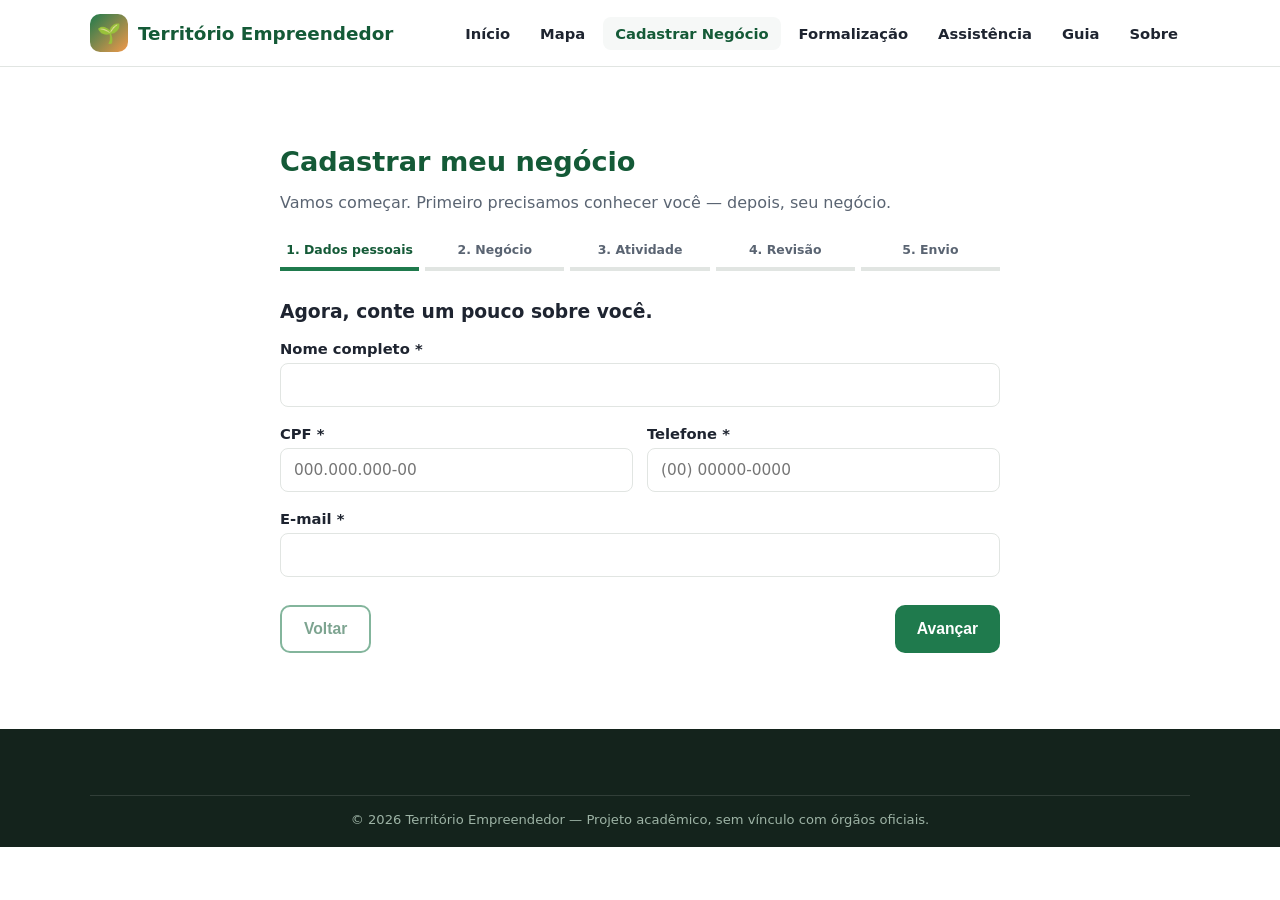
<file: cadastro.html>
<!DOCTYPE html>
<html lang="pt-BR">
<head>
<meta charset="UTF-8">
<meta name="viewport" content="width=device-width, initial-scale=1.0">
<title>Cadastrar meu negócio — Território Empreendedor</title>
<link rel="stylesheet" href="css/style.css">
</head>
<body>

<header class="topbar">
  <div class="topbar-inner">
    <a href="index.html" class="logo"><span class="logo-icone">🌱</span> Território Empreendedor</a>
    <button class="menu-toggle" aria-label="Abrir menu">☰</button>
    <nav>
      <ul class="nav-menu">
        <li><a href="index.html">Início</a></li>
        <li><a href="mapa.html">Mapa</a></li>
        <li><a href="cadastro.html" class="ativo">Cadastrar Negócio</a></li>
        <li><a href="formalizacao.html">Formalização</a></li>
        <li><a href="assistencia.html">Assistência</a></li>
        <li><a href="guia.html">Guia</a></li>
        <li><a href="sobre.html">Sobre</a></li>
      </ul>
    </nav>
  </div>
</header>

<section>
  <div class="container" style="max-width:760px;">
    <h1 class="titulo-secao">Cadastrar meu negócio</h1>
    <p class="subtitulo-secao">Vamos começar. Primeiro precisamos conhecer você — depois, seu negócio.</p>

    <div id="alerta-envio"></div>

    <!-- ---------- Indicador de progresso ---------- -->
    <div class="etapas-progresso" id="etapas-progresso">
      <div class="etapa-bolha ativa" data-etapa="1">1. Dados pessoais</div>
      <div class="etapa-bolha" data-etapa="2">2. Negócio</div>
      <div class="etapa-bolha" data-etapa="3">3. Atividade</div>
      <div class="etapa-bolha" data-etapa="4">4. Revisão</div>
      <div class="etapa-bolha" data-etapa="5">5. Envio</div>
    </div>

    <form id="form-cadastro" novalidate>

      <!-- ETAPA 1 — Dados pessoais -->
      <div class="etapa-painel ativa" data-etapa="1">
        <h3>Agora, conte um pouco sobre você.</h3>
        <div class="form-grupo">
          <label for="nome_empreendedor">Nome completo *</label>
          <input type="text" id="nome_empreendedor" name="nome_empreendedor" required minlength="3">
          <div class="mensagem-erro">Informe seu nome completo.</div>
        </div>
        <div class="form-linha">
          <div class="form-grupo">
            <label for="cpf">CPF *</label>
            <input type="text" id="cpf" name="cpf" placeholder="000.000.000-00" required>
            <div class="mensagem-erro">Informe um CPF no formato 000.000.000-00.</div>
          </div>
          <div class="form-grupo">
            <label for="telefone_pessoal">Telefone *</label>
            <input type="tel" id="telefone_pessoal" name="telefone_pessoal" placeholder="(00) 00000-0000" required>
            <div class="mensagem-erro">Informe um telefone válido.</div>
          </div>
        </div>
        <div class="form-grupo">
          <label for="email_pessoal">E-mail *</label>
          <input type="email" id="email_pessoal" name="email_pessoal" required>
          <div class="mensagem-erro">Informe um e-mail válido.</div>
        </div>
      </div>

      <!-- ETAPA 2 — Dados do negócio -->
      <div class="etapa-painel" data-etapa="2">
        <h3>Agora conte um pouco sobre seu negócio.</h3>
        <div class="form-grupo">
          <label for="nome_negocio">Nome do negócio *</label>
          <input type="text" id="nome_negocio" name="nome_negocio" required minlength="2">
          <div class="mensagem-erro">Informe o nome do negócio.</div>
        </div>
        <div class="form-grupo">
          <label for="categoria">Categoria *</label>
          <select id="categoria" name="categoria" required>
            <option value="">Selecione...</option>
            <option>Alimentação</option><option>Beleza</option><option>Vestuário</option>
            <option>Serviços</option><option>Artesanato</option><option>Tecnologia</option>
            <option>Educação</option><option>Construção</option><option>Outros</option>
          </select>
          <div class="mensagem-erro">Selecione uma categoria.</div>
        </div>
        <div class="form-grupo">
          <label for="descricao">Descrição do negócio</label>
          <textarea id="descricao" name="descricao" rows="3" placeholder="Conte o que você vende ou oferece..."></textarea>
        </div>

        <div class="form-linha">
          <div class="form-grupo">
            <label for="endereco">Endereço *</label>
            <input type="text" id="endereco" name="endereco" required>
            <div class="mensagem-erro">Informe o endereço.</div>
          </div>
          <div class="form-grupo">
            <label for="numero">Número</label>
            <input type="text" id="numero" name="numero">
          </div>
        </div>
        <div class="form-linha">
          <div class="form-grupo">
            <label for="bairro">Bairro *</label>
            <input type="text" id="bairro" name="bairro" required>
            <div class="mensagem-erro">Informe o bairro.</div>
          </div>
          <div class="form-grupo">
            <label for="cidade">Cidade *</label>
            <input type="text" id="cidade" name="cidade" required>
            <div class="mensagem-erro">Informe a cidade.</div>
          </div>
        </div>
        <div class="form-linha">
          <div class="form-grupo">
            <label for="estado">Estado (UF) *</label>
            <input type="text" id="estado" name="estado" maxlength="2" placeholder="Ex: SP" required>
            <div class="mensagem-erro">Informe a UF (2 letras).</div>
          </div>
          <div class="form-grupo">
            <label for="cep">CEP</label>
            <input type="text" id="cep" name="cep" placeholder="00000-000">
          </div>
        </div>
        <div class="form-linha">
          <div class="form-grupo">
            <label for="telefone_negocio">Telefone comercial <span class="opcional">(opcional)</span></label>
            <input type="tel" id="telefone_negocio" name="telefone_negocio">
          </div>
          <div class="form-grupo">
            <label for="email_negocio">E-mail comercial <span class="opcional">(opcional)</span></label>
            <input type="email" id="email_negocio" name="email_negocio">
          </div>
        </div>
        <div class="form-grupo">
          <label for="redes_sociais">Redes sociais <span class="opcional">(opcional)</span></label>
          <input type="text" id="redes_sociais" name="redes_sociais" placeholder="@seunegocio">
        </div>
      </div>

      <!-- ETAPA 3 — Atividade econômica -->
      <div class="etapa-painel" data-etapa="3">
        <h3>Fale sobre a atividade econômica do seu negócio.</h3>
        <div class="form-grupo">
          <label for="atividade_principal">Atividade principal *</label>
          <input type="text" id="atividade_principal" name="atividade_principal" required placeholder="Ex: Venda de alimentos preparados">
          <div class="mensagem-erro">Informe a atividade principal.</div>
        </div>
        <div class="form-grupo">
          <label for="atividade_descricao">Descrição da atividade</label>
          <textarea id="atividade_descricao" name="atividade_descricao" rows="3" placeholder="Descreva com mais detalhes o que é feito no dia a dia."></textarea>
        </div>
        <div class="form-grupo">
          <label for="funcionamento">Funcionamento do negócio</label>
          <input type="text" id="funcionamento" name="funcionamento" placeholder="Ex: Segunda a sábado, das 9h às 18h">
        </div>
      </div>

      <!-- ETAPA 4 — Revisão -->
      <div class="etapa-painel" data-etapa="4">
        <h3>Confira suas informações antes de enviar.</h3>
        <div id="area-revisao"></div>
      </div>

      <!-- ETAPA 5 — Envio -->
      <div class="etapa-painel" data-etapa="5">
        <div id="area-envio" class="text-centro">
          <p>Tudo pronto! Clique abaixo para concluir seu cadastro e iniciar o processo de formalização.</p>
        </div>
      </div>

      <div class="acoes-form">
        <button type="button" class="btn btn-outline" id="btn-voltar" disabled>Voltar</button>
        <button type="button" class="btn btn-primario" id="btn-avancar">Avançar</button>
        <button type="submit" class="btn btn-primario oculto" id="btn-enviar">Cadastro enviado com sucesso ✓</button>
      </div>
    </form>
  </div>
</section>

<footer>
  <div class="container">
    <div class="rodape-baixo">© 2026 Território Empreendedor — Projeto acadêmico, sem vínculo com órgãos oficiais.</div>
  </div>
</footer>

<script src="js/main.js"></script>
<script src="js/api.js"></script>
<script src="js/cadastro.js"></script>
</body>
</html>
</file>
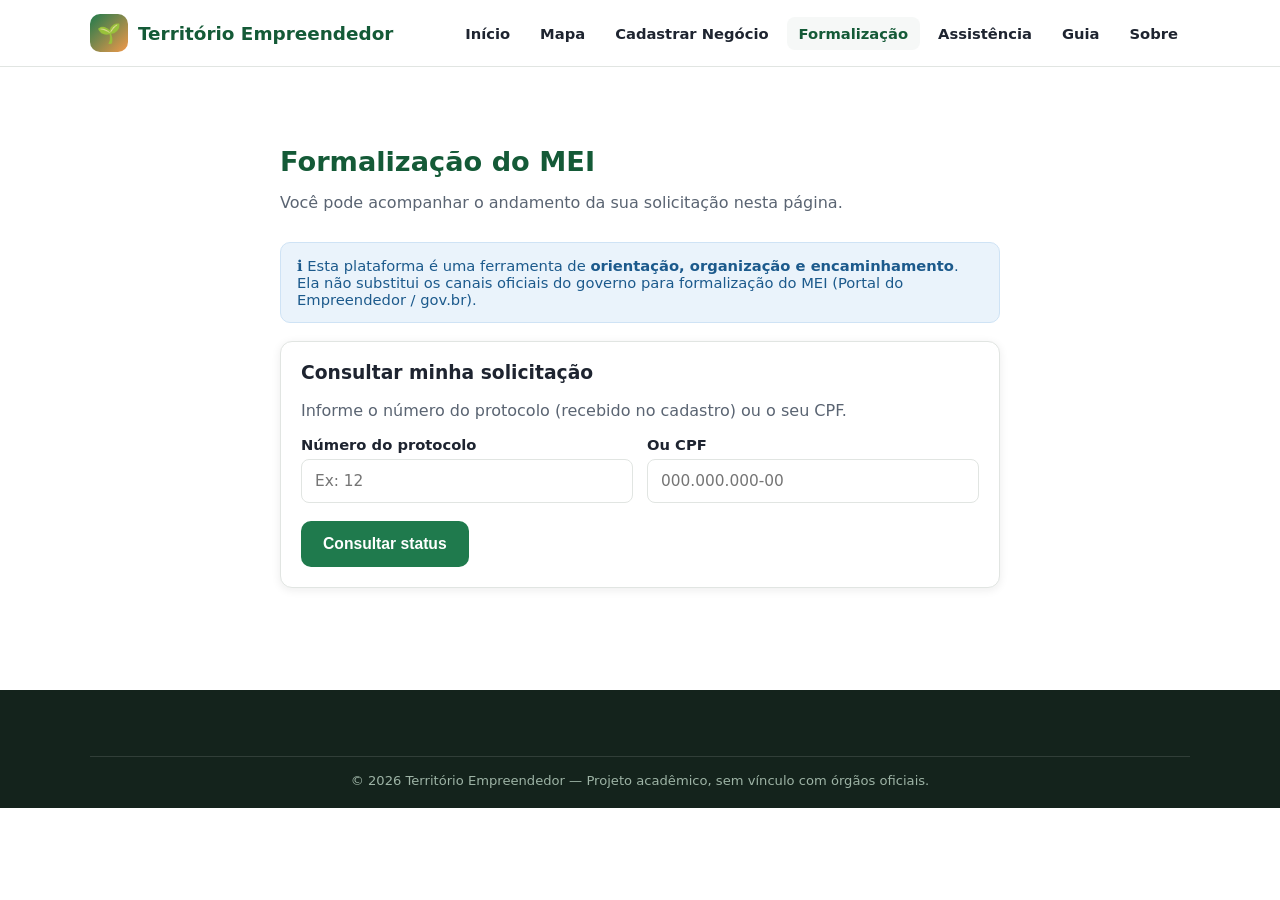
<file: formalizacao.html>
<!DOCTYPE html>
<html lang="pt-BR">
<head>
<meta charset="UTF-8">
<meta name="viewport" content="width=device-width, initial-scale=1.0">
<title>Formalização do MEI — Território Empreendedor</title>
<link rel="stylesheet" href="css/style.css">
</head>
<body>

<header class="topbar">
  <div class="topbar-inner">
    <a href="index.html" class="logo"><span class="logo-icone">🌱</span> Território Empreendedor</a>
    <button class="menu-toggle" aria-label="Abrir menu">☰</button>
    <nav>
      <ul class="nav-menu">
        <li><a href="index.html">Início</a></li>
        <li><a href="mapa.html">Mapa</a></li>
        <li><a href="cadastro.html">Cadastrar Negócio</a></li>
        <li><a href="formalizacao.html" class="ativo">Formalização</a></li>
        <li><a href="assistencia.html">Assistência</a></li>
        <li><a href="guia.html">Guia</a></li>
        <li><a href="sobre.html">Sobre</a></li>
      </ul>
    </nav>
  </div>
</header>

<section>
  <div class="container" style="max-width:760px;">
    <h1 class="titulo-secao">Formalização do MEI</h1>
    <p class="subtitulo-secao">Você pode acompanhar o andamento da sua solicitação nesta página.</p>

    <div class="alerta alerta-info">
      ℹ️ Esta plataforma é uma ferramenta de <strong>orientação, organização e encaminhamento</strong>.
      Ela não substitui os canais oficiais do governo para formalização do MEI (Portal do Empreendedor / gov.br).
    </div>

    <!-- ---------- Consulta ---------- -->
    <div class="card">
      <h3 class="mt-0">Consultar minha solicitação</h3>
      <p class="texto-suave">Informe o número do protocolo (recebido no cadastro) ou o seu CPF.</p>
      <div class="form-linha">
        <div class="form-grupo">
          <label for="campo-protocolo">Número do protocolo</label>
          <input type="text" id="campo-protocolo" placeholder="Ex: 12">
        </div>
        <div class="form-grupo">
          <label for="campo-cpf">Ou CPF</label>
          <input type="text" id="campo-cpf" placeholder="000.000.000-00">
        </div>
      </div>
      <button class="btn btn-primario" id="btn-consultar">Consultar status</button>
    </div>

    <div id="resultado-consulta" style="margin-top:26px;"></div>
  </div>
</section>

<footer>
  <div class="container">
    <div class="rodape-baixo">© 2026 Território Empreendedor — Projeto acadêmico, sem vínculo com órgãos oficiais.</div>
  </div>
</footer>

<script src="js/main.js"></script>
<script src="js/api.js"></script>
<script src="js/formalizacao.js"></script>
</body>
</html>
</file>
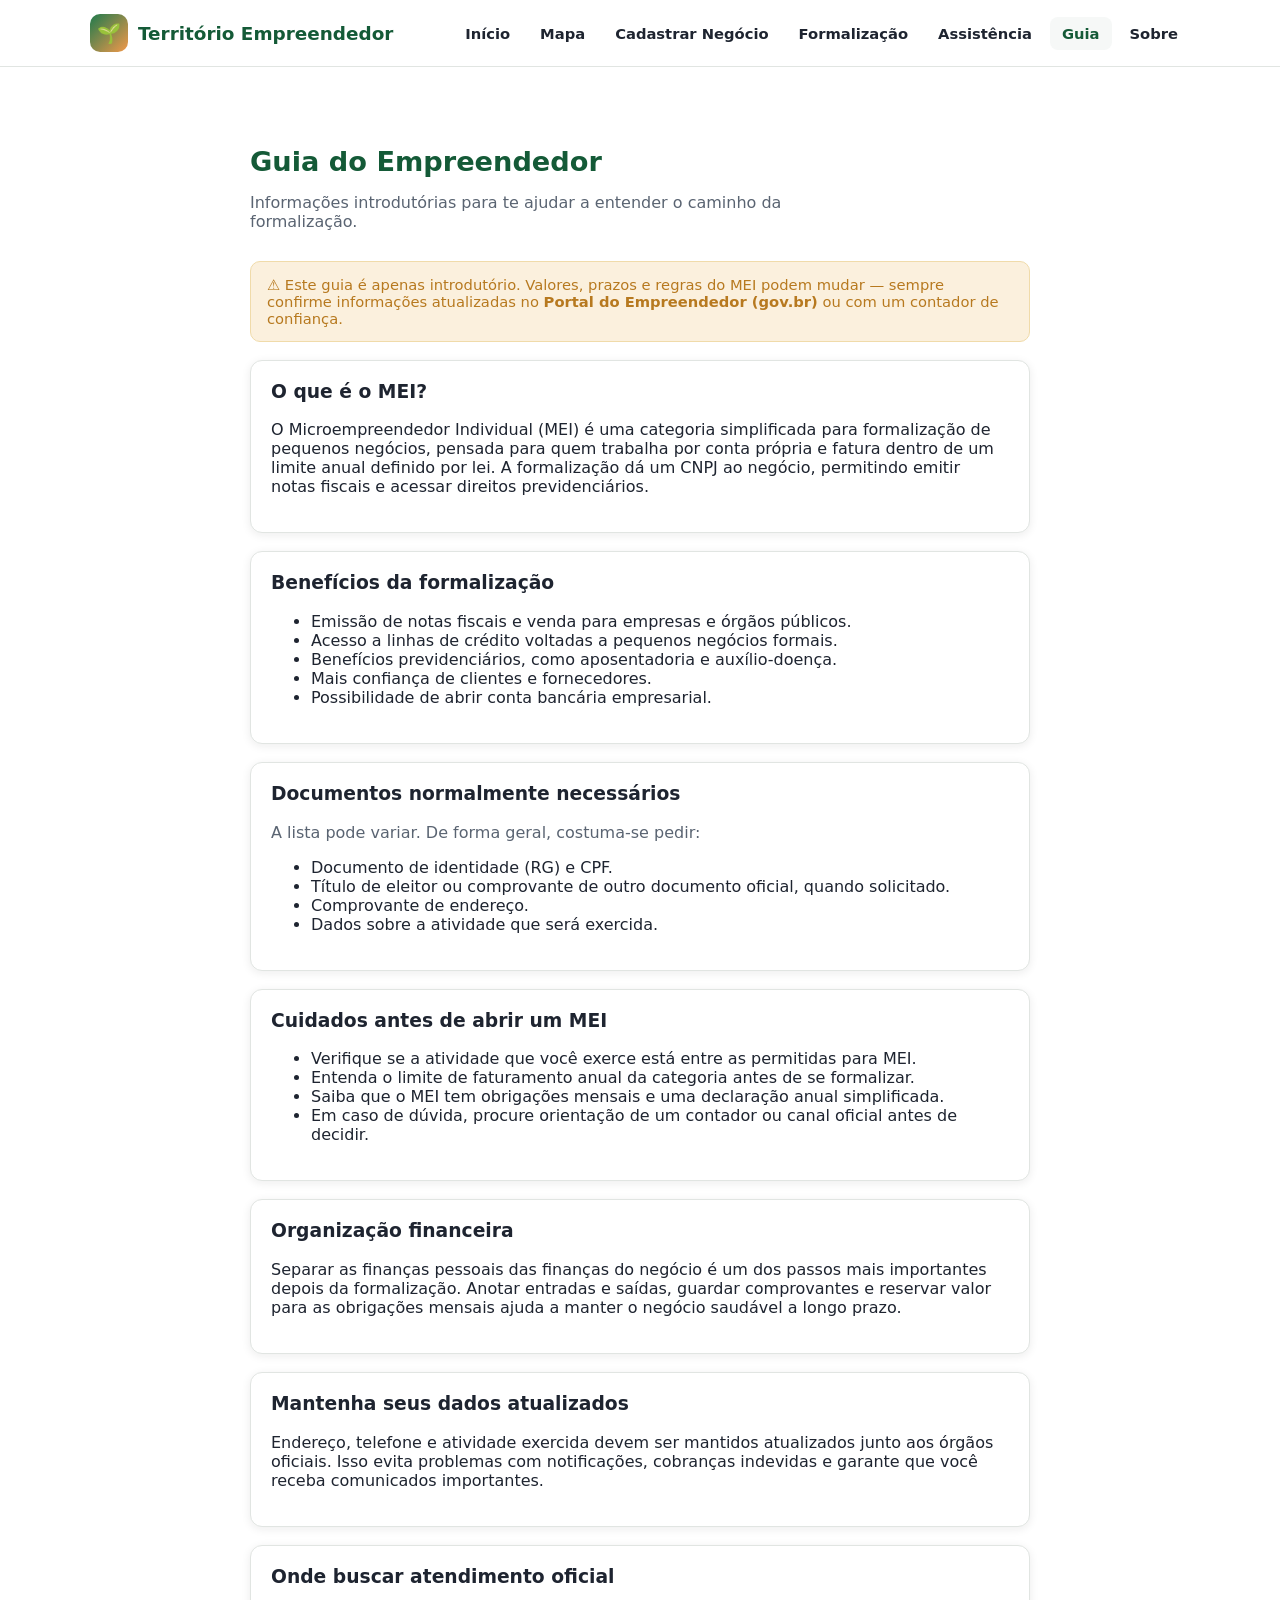
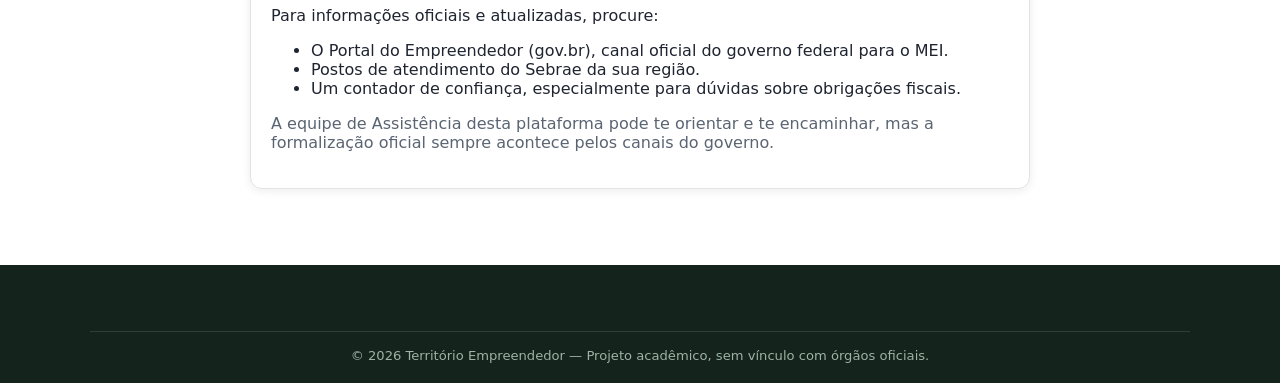
<file: guia.html>
<!DOCTYPE html>
<html lang="pt-BR">
<head>
<meta charset="UTF-8">
<meta name="viewport" content="width=device-width, initial-scale=1.0">
<title>Guia do Empreendedor — Território Empreendedor</title>
<link rel="stylesheet" href="css/style.css">
</head>
<body>

<header class="topbar">
  <div class="topbar-inner">
    <a href="index.html" class="logo"><span class="logo-icone">🌱</span> Território Empreendedor</a>
    <button class="menu-toggle" aria-label="Abrir menu">☰</button>
    <nav>
      <ul class="nav-menu">
        <li><a href="index.html">Início</a></li>
        <li><a href="mapa.html">Mapa</a></li>
        <li><a href="cadastro.html">Cadastrar Negócio</a></li>
        <li><a href="formalizacao.html">Formalização</a></li>
        <li><a href="assistencia.html">Assistência</a></li>
        <li><a href="guia.html" class="ativo">Guia</a></li>
        <li><a href="sobre.html">Sobre</a></li>
      </ul>
    </nav>
  </div>
</header>

<section>
  <div class="container" style="max-width:820px;">
    <h1 class="titulo-secao">Guia do Empreendedor</h1>
    <p class="subtitulo-secao">Informações introdutórias para te ajudar a entender o caminho da formalização.</p>

    <div class="alerta alerta-aviso">
      ⚠️ Este guia é apenas introdutório. Valores, prazos e regras do MEI podem mudar —
      sempre confirme informações atualizadas no <strong>Portal do Empreendedor (gov.br)</strong>
      ou com um contador de confiança.
    </div>

    <div class="card" style="margin-bottom:18px;">
      <h3 class="mt-0">O que é o MEI?</h3>
      <p>O Microempreendedor Individual (MEI) é uma categoria simplificada para formalização de pequenos negócios,
      pensada para quem trabalha por conta própria e fatura dentro de um limite anual definido por lei.
      A formalização dá um CNPJ ao negócio, permitindo emitir notas fiscais e acessar direitos previdenciários.</p>
    </div>

    <div class="card" style="margin-bottom:18px;">
      <h3 class="mt-0">Benefícios da formalização</h3>
      <ul>
        <li>Emissão de notas fiscais e venda para empresas e órgãos públicos.</li>
        <li>Acesso a linhas de crédito voltadas a pequenos negócios formais.</li>
        <li>Benefícios previdenciários, como aposentadoria e auxílio-doença.</li>
        <li>Mais confiança de clientes e fornecedores.</li>
        <li>Possibilidade de abrir conta bancária empresarial.</li>
      </ul>
    </div>

    <div class="card" style="margin-bottom:18px;">
      <h3 class="mt-0">Documentos normalmente necessários</h3>
      <p class="texto-suave">A lista pode variar. De forma geral, costuma-se pedir:</p>
      <ul>
        <li>Documento de identidade (RG) e CPF.</li>
        <li>Título de eleitor ou comprovante de outro documento oficial, quando solicitado.</li>
        <li>Comprovante de endereço.</li>
        <li>Dados sobre a atividade que será exercida.</li>
      </ul>
    </div>

    <div class="card" style="margin-bottom:18px;">
      <h3 class="mt-0">Cuidados antes de abrir um MEI</h3>
      <ul>
        <li>Verifique se a atividade que você exerce está entre as permitidas para MEI.</li>
        <li>Entenda o limite de faturamento anual da categoria antes de se formalizar.</li>
        <li>Saiba que o MEI tem obrigações mensais e uma declaração anual simplificada.</li>
        <li>Em caso de dúvida, procure orientação de um contador ou canal oficial antes de decidir.</li>
      </ul>
    </div>

    <div class="card" style="margin-bottom:18px;">
      <h3 class="mt-0">Organização financeira</h3>
      <p>Separar as finanças pessoais das finanças do negócio é um dos passos mais importantes depois da
      formalização. Anotar entradas e saídas, guardar comprovantes e reservar valor para as obrigações mensais
      ajuda a manter o negócio saudável a longo prazo.</p>
    </div>

    <div class="card" style="margin-bottom:18px;">
      <h3 class="mt-0">Mantenha seus dados atualizados</h3>
      <p>Endereço, telefone e atividade exercida devem ser mantidos atualizados junto aos órgãos oficiais.
      Isso evita problemas com notificações, cobranças indevidas e garante que você receba comunicados importantes.</p>
    </div>

    <div class="card">
      <h3 class="mt-0">Onde buscar atendimento oficial</h3>
      <p>Para informações oficiais e atualizadas, procure:</p>
      <ul>
        <li>O Portal do Empreendedor (gov.br), canal oficial do governo federal para o MEI.</li>
        <li>Postos de atendimento do Sebrae da sua região.</li>
        <li>Um contador de confiança, especialmente para dúvidas sobre obrigações fiscais.</li>
      </ul>
      <p class="texto-suave">A equipe de Assistência desta plataforma pode te orientar e te encaminhar,
      mas a formalização oficial sempre acontece pelos canais do governo.</p>
    </div>
  </div>
</section>

<footer>
  <div class="container">
    <div class="rodape-baixo">© 2026 Território Empreendedor — Projeto acadêmico, sem vínculo com órgãos oficiais.</div>
  </div>
</footer>

<script src="js/main.js"></script>
</body>
</html>
</file>
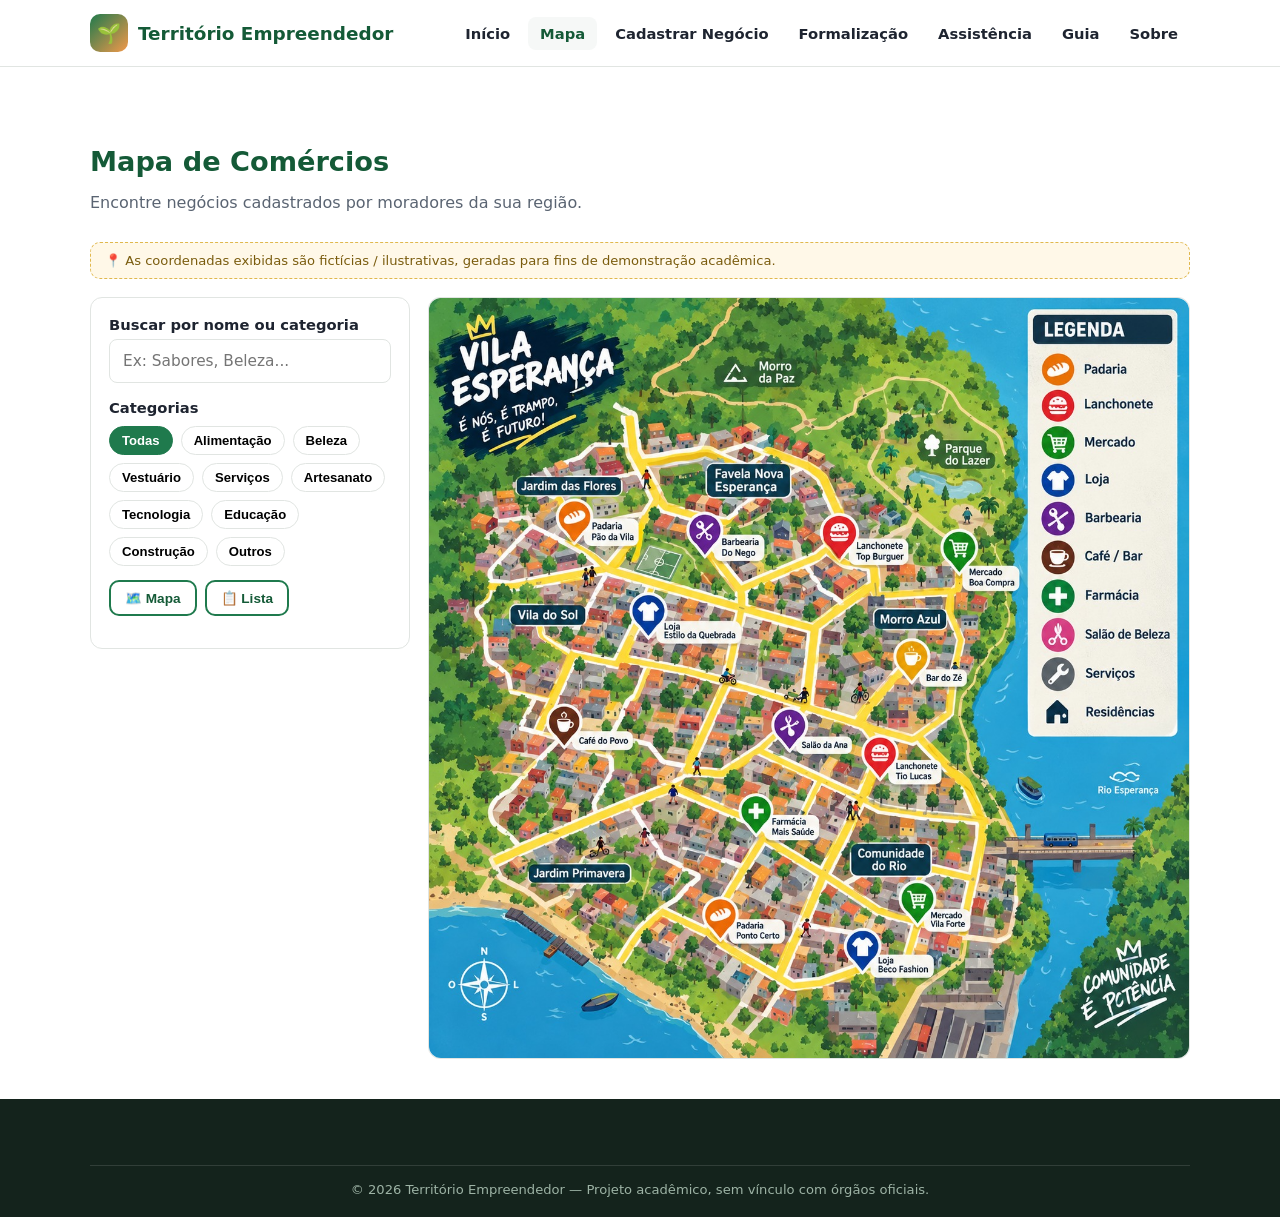
<file: mapa.html>
<!DOCTYPE html>
<html lang="pt-BR">
<head>
<meta charset="UTF-8">
<meta name="viewport" content="width=device-width, initial-scale=1.0">
<title>Mapa de Comércios — Território Empreendedor</title>
<link rel="stylesheet" href="css/style.css">
</head>
<body>

<header class="topbar">
  <div class="topbar-inner">
    <a href="index.html" class="logo"><span class="logo-icone">🌱</span> Território Empreendedor</a>
    <button class="menu-toggle" aria-label="Abrir menu">☰</button>
    <nav>
      <ul class="nav-menu">
        <li><a href="index.html">Início</a></li>
        <li><a href="mapa.html" class="ativo">Mapa</a></li>
        <li><a href="cadastro.html">Cadastrar Negócio</a></li>
        <li><a href="formalizacao.html">Formalização</a></li>
        <li><a href="assistencia.html">Assistência</a></li>
        <li><a href="guia.html">Guia</a></li>
        <li><a href="sobre.html">Sobre</a></li>
      </ul>
    </nav>
  </div>
</header>

<section style="padding-bottom:20px;">
  <div class="container">
    <h1 class="titulo-secao">Mapa de Comércios</h1>
    <p class="subtitulo-secao">Encontre negócios cadastrados por moradores da sua região.</p>
    <div class="aviso-demo">📍 As coordenadas exibidas são fictícias / ilustrativas, geradas para fins de demonstração acadêmica.</div>

    <div class="mapa-layout">
      <!-- ---------- Filtros ---------- -->
      <aside class="filtros-mapa">
        <label for="campo-busca">Buscar por nome ou categoria</label>
        <input type="text" id="campo-busca" placeholder="Ex: Sabores, Beleza...">

        <div style="margin-top:16px;">
          <label>Categorias</label>
          <div class="filtros-categoria" id="filtros-categoria">
            <button class="chip-categoria ativo" data-categoria="">Todas</button>
            <button class="chip-categoria" data-categoria="Alimentação">Alimentação</button>
            <button class="chip-categoria" data-categoria="Beleza">Beleza</button>
            <button class="chip-categoria" data-categoria="Vestuário">Vestuário</button>
            <button class="chip-categoria" data-categoria="Serviços">Serviços</button>
            <button class="chip-categoria" data-categoria="Artesanato">Artesanato</button>
            <button class="chip-categoria" data-categoria="Tecnologia">Tecnologia</button>
            <button class="chip-categoria" data-categoria="Educação">Educação</button>
            <button class="chip-categoria" data-categoria="Construção">Construção</button>
            <button class="chip-categoria" data-categoria="Outros">Outros</button>
          </div>
        </div>

        <div class="toggle-vista">
          <button class="btn btn-outline btn-pequeno" id="btn-vista-mapa">🗺️ Mapa</button>
          <button class="btn btn-outline btn-pequeno" id="btn-vista-lista">📋 Lista</button>
        </div>

        <p class="texto-suave" id="contador-resultados" style="font-size:0.85rem;"></p>

        <div class="lista-negocios" id="lista-negocios"></div>
      </aside>

      <!-- ---------- Mapa ---------- -->
      <div>
        <div id="mapa" style="height:auto; min-height:0;">
          <img src="img/mapa-ilustrativo.png" alt="Mapa ilustrativo da Vila Esperança com os comércios da região" style="width:100%; height:auto; display:block; border-radius:12px;">
        </div>
      </div>
    </div>
  </div>
</section>

<footer>
  <div class="container">
    <div class="rodape-baixo">© 2026 Território Empreendedor — Projeto acadêmico, sem vínculo com órgãos oficiais.</div>
  </div>
</footer>

<script src="js/main.js"></script>
<script src="js/api.js"></script>
<script src="js/mapa.js"></script>
</body>
</html>
</file>
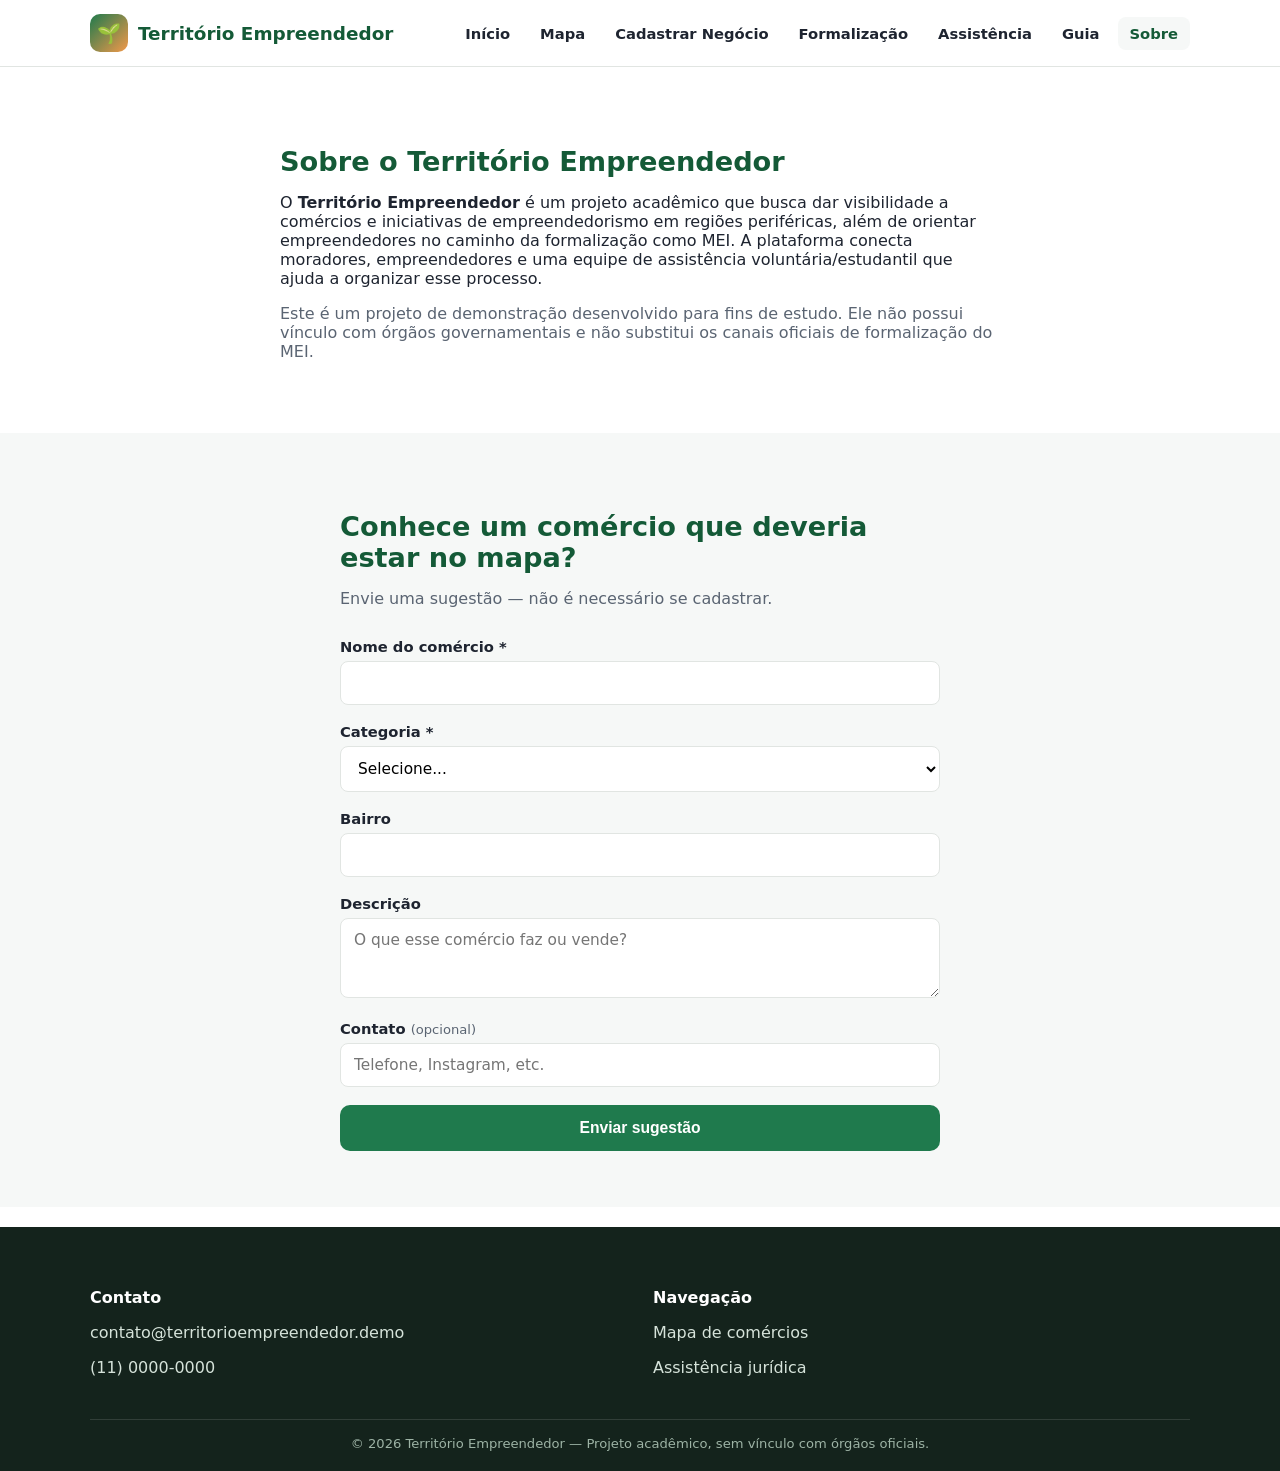
<file: sobre.html>
<!DOCTYPE html>
<html lang="pt-BR">
<head>
<meta charset="UTF-8">
<meta name="viewport" content="width=device-width, initial-scale=1.0">
<title>Sobre — Território Empreendedor</title>
<link rel="stylesheet" href="css/style.css">
</head>
<body>

<header class="topbar">
  <div class="topbar-inner">
    <a href="index.html" class="logo"><span class="logo-icone">🌱</span> Território Empreendedor</a>
    <button class="menu-toggle" aria-label="Abrir menu">☰</button>
    <nav>
      <ul class="nav-menu">
        <li><a href="index.html">Início</a></li>
        <li><a href="mapa.html">Mapa</a></li>
        <li><a href="cadastro.html">Cadastrar Negócio</a></li>
        <li><a href="formalizacao.html">Formalização</a></li>
        <li><a href="assistencia.html">Assistência</a></li>
        <li><a href="guia.html">Guia</a></li>
        <li><a href="sobre.html" class="ativo">Sobre</a></li>
      </ul>
    </nav>
  </div>
</header>

<section>
  <div class="container" style="max-width:760px;">
    <h1 class="titulo-secao">Sobre o Território Empreendedor</h1>
    <p>
      O <strong>Território Empreendedor</strong> é um projeto acadêmico que busca dar visibilidade a comércios
      e iniciativas de empreendedorismo em regiões periféricas, além de orientar empreendedores no caminho
      da formalização como MEI. A plataforma conecta moradores, empreendedores e uma equipe de assistência
      voluntária/estudantil que ajuda a organizar esse processo.
    </p>
    <p class="texto-suave">
      Este é um projeto de demonstração desenvolvido para fins de estudo. Ele não possui vínculo com
      órgãos governamentais e não substitui os canais oficiais de formalização do MEI.
    </p>
  </div>
</section>

<section class="secao-alt">
  <div class="container" style="max-width:640px;">
    <h2 class="titulo-secao">Conhece um comércio que deveria estar no mapa?</h2>
    <p class="subtitulo-secao">Envie uma sugestão — não é necessário se cadastrar.</p>

    <div id="alerta-sugestao"></div>

    <form id="form-sugestao">
      <div class="form-grupo">
        <label for="s_nome">Nome do comércio *</label>
        <input type="text" id="s_nome" name="nome" required>
      </div>
      <div class="form-grupo">
        <label for="s_categoria">Categoria *</label>
        <select id="s_categoria" name="categoria" required>
          <option value="">Selecione...</option>
          <option>Alimentação</option><option>Beleza</option><option>Vestuário</option>
          <option>Serviços</option><option>Artesanato</option><option>Tecnologia</option>
          <option>Educação</option><option>Construção</option><option>Outros</option>
        </select>
      </div>
      <div class="form-grupo">
        <label for="s_bairro">Bairro</label>
        <input type="text" id="s_bairro" name="bairro">
      </div>
      <div class="form-grupo">
        <label for="s_descricao">Descrição</label>
        <textarea id="s_descricao" name="descricao" rows="3" placeholder="O que esse comércio faz ou vende?"></textarea>
      </div>
      <div class="form-grupo">
        <label for="s_contato">Contato <span class="opcional">(opcional)</span></label>
        <input type="text" id="s_contato" name="contato" placeholder="Telefone, Instagram, etc.">
      </div>
      <button type="submit" class="btn btn-primario btn-bloco">Enviar sugestão</button>
    </form>
  </div>
</section>

<footer>
  <div class="container">
    <div class="rodape-grid">
      <div>
        <h4>Contato</h4>
        <p>contato@territorioempreendedor.demo</p>
        <p>(11) 0000-0000</p>
      </div>
      <div>
        <h4>Navegação</h4>
        <p><a href="mapa.html">Mapa de comércios</a></p>
        <p><a href="assistencia.html">Assistência jurídica</a></p>
      </div>
    </div>
    <div class="rodape-baixo">© 2026 Território Empreendedor — Projeto acadêmico, sem vínculo com órgãos oficiais.</div>
  </div>
</footer>

<script src="js/main.js"></script>
<script src="js/api.js"></script>
<script>
  document.getElementById('form-sugestao').addEventListener('submit', async (e) => {
    e.preventDefault();
    const dados = Object.fromEntries(new FormData(e.target).entries());
    const alerta = document.getElementById('alerta-sugestao');
    try {
      const resultado = await Api.enviarSugestao(dados);
      alerta.innerHTML = `<div class="alerta alerta-sucesso">${escaparHtml(resultado.mensagem)}</div>`;
      e.target.reset();
    } catch (err) {
      alerta.innerHTML = `<div class="alerta alerta-erro">${escaparHtml(err.message)}</div>`;
    }
  });
</script>
</body>
</html>
</file>
<file: css/style.css>
/* ============================================================
   Território Empreendedor — folha de estilos global
   ============================================================ */

:root {
  --cor-primaria: #1f7a4d;      /* verde: crescimento, comunidade */
  --cor-primaria-escura: #145a37;
  --cor-secundaria: #f2994a;    /* laranja: acolhimento, energia */
  --cor-texto: #1e2430;
  --cor-texto-suave: #5a6472;
  --cor-fundo: #ffffff;
  --cor-fundo-alt: #f6f8f7;
  --cor-borda: #e1e5e2;
  --cor-erro: #c0392b;
  --cor-sucesso: #1f7a4d;
  --cor-alerta: #b7791f;
  --sombra: 0 2px 10px rgba(20, 30, 25, 0.08);
  --raio: 12px;
  --fonte: 'Segoe UI', system-ui, -apple-system, Roboto, Arial, sans-serif;
}

* { box-sizing: border-box; }

html, body {
  margin: 0;
  padding: 0;
  font-family: var(--fonte);
  color: var(--cor-texto);
  background: var(--cor-fundo);
  scroll-behavior: smooth;
}

img { max-width: 100%; display: block; }

a { color: inherit; text-decoration: none; }

.container {
  width: 100%;
  max-width: 1140px;
  margin: 0 auto;
  padding: 0 20px;
}

/* -------------------- Cabeçalho / navegação -------------------- */
.topbar {
  position: sticky;
  top: 0;
  z-index: 100;
  background: var(--cor-fundo);
  border-bottom: 1px solid var(--cor-borda);
}

.topbar-inner {
  display: flex;
  align-items: center;
  justify-content: space-between;
  padding: 14px 20px;
  max-width: 1140px;
  margin: 0 auto;
}

.logo {
  display: flex;
  align-items: center;
  gap: 10px;
  font-weight: 700;
  font-size: 1.15rem;
  color: var(--cor-primaria-escura);
}
.logo .logo-icone {
  width: 38px; height: 38px;
  border-radius: 10px;
  background: linear-gradient(135deg, var(--cor-primaria), var(--cor-secundaria));
  display: flex; align-items: center; justify-content: center;
  color: #fff; font-size: 1.2rem;
}

.nav-menu {
  display: flex;
  gap: 6px;
  align-items: center;
  list-style: none;
  margin: 0; padding: 0;
}
.nav-menu a {
  padding: 8px 12px;
  border-radius: 8px;
  font-weight: 600;
  font-size: 0.92rem;
  color: var(--cor-texto);
}
.nav-menu a:hover, .nav-menu a.ativo { background: var(--cor-fundo-alt); color: var(--cor-primaria-escura); }

.menu-toggle {
  display: none;
  background: none;
  border: none;
  font-size: 1.6rem;
  cursor: pointer;
  color: var(--cor-primaria-escura);
}

@media (max-width: 860px) {
  .menu-toggle { display: block; }
  .nav-menu {
    position: absolute;
    top: 100%; left: 0; right: 0;
    background: var(--cor-fundo);
    border-bottom: 1px solid var(--cor-borda);
    flex-direction: column;
    align-items: stretch;
    padding: 10px 16px 16px;
    display: none;
  }
  .nav-menu.aberto { display: flex; }
  .nav-menu a { padding: 12px; }
}

/* -------------------- Botões -------------------- */
.btn {
  display: inline-flex;
  align-items: center;
  justify-content: center;
  gap: 8px;
  padding: 13px 22px;
  border-radius: 10px;
  border: none;
  font-weight: 700;
  font-size: 0.98rem;
  cursor: pointer;
  transition: transform .08s ease, box-shadow .15s ease, opacity .15s ease;
  min-height: 46px;
}
.btn:active { transform: translateY(1px); }
.btn-primario { background: var(--cor-primaria); color: #fff; }
.btn-primario:hover { background: var(--cor-primaria-escura); }
.btn-secundario { background: var(--cor-secundaria); color: #fff; }
.btn-secundario:hover { opacity: .9; }
.btn-outline { background: transparent; color: var(--cor-primaria-escura); border: 2px solid var(--cor-primaria); }
.btn-outline:hover { background: var(--cor-fundo-alt); }
.btn-bloco { width: 100%; }
.btn:disabled { opacity: .55; cursor: not-allowed; }
.btn-pequeno { padding: 8px 14px; min-height: 34px; font-size: 0.85rem; }

/* -------------------- Seções e cards -------------------- */
section { padding: 56px 0; }
.secao-alt { background: var(--cor-fundo-alt); }

.titulo-secao {
  font-size: 1.7rem;
  margin-bottom: 8px;
  color: var(--cor-primaria-escura);
}
.subtitulo-secao {
  color: var(--cor-texto-suave);
  margin-bottom: 30px;
  max-width: 640px;
}

.grid-cards {
  display: grid;
  grid-template-columns: repeat(auto-fit, minmax(230px, 1fr));
  gap: 20px;
}

.card {
  background: var(--cor-fundo);
  border: 1px solid var(--cor-borda);
  border-radius: var(--raio);
  padding: 20px;
  box-shadow: var(--sombra);
}

.badge {
  display: inline-block;
  padding: 4px 10px;
  border-radius: 999px;
  font-size: 0.75rem;
  font-weight: 700;
  background: var(--cor-fundo-alt);
  color: var(--cor-primaria-escura);
  border: 1px solid var(--cor-borda);
}
.badge-sucesso { background: #e6f4ec; color: var(--cor-sucesso); border-color: #c7e6d4; }
.badge-alerta { background: #fbf0dd; color: var(--cor-alerta); border-color: #f0dbaa; }
.badge-erro { background: #fbe4e1; color: var(--cor-erro); border-color: #f2c2bb; }

/* -------------------- Hero -------------------- */
.hero {
  background: radial-gradient(circle at 15% 20%, #eaf6ee 0%, var(--cor-fundo) 55%);
  padding: 64px 0 50px;
}
.hero h1 { font-size: 2.3rem; line-height: 1.2; margin: 0 0 14px; color: var(--cor-primaria-escura); }
.hero p.lead { font-size: 1.08rem; color: var(--cor-texto-suave); max-width: 620px; margin: 0 0 26px; }
.hero-botoes { display: flex; gap: 12px; flex-wrap: wrap; }

.stats-grid {
  display: grid;
  grid-template-columns: repeat(auto-fit, minmax(160px, 1fr));
  gap: 16px;
  margin-top: 20px;
}
.stat-card {
  text-align: center;
  background: var(--cor-fundo);
  border: 1px solid var(--cor-borda);
  border-radius: var(--raio);
  padding: 22px 10px;
}
.stat-numero { font-size: 2rem; font-weight: 800; color: var(--cor-primaria); }
.stat-label { color: var(--cor-texto-suave); font-size: 0.88rem; margin-top: 4px; }

/* -------------------- Passos "como funciona" -------------------- */
.passos { display: grid; grid-template-columns: repeat(auto-fit, minmax(220px, 1fr)); gap: 22px; }
.passo-numero {
  width: 34px; height: 34px; border-radius: 50%;
  background: var(--cor-primaria); color: #fff;
  display: flex; align-items: center; justify-content: center;
  font-weight: 800; margin-bottom: 12px;
}

/* -------------------- Rodapé -------------------- */
footer { background: #14231c; color: #d6e3da; padding: 40px 0 20px; margin-top: 20px; }
footer h4 { color: #fff; margin-bottom: 12px; }
footer a { color: #d6e3da; }
footer a:hover { color: #fff; }
.rodape-grid { display: grid; grid-template-columns: repeat(auto-fit, minmax(180px, 1fr)); gap: 26px; }
.rodape-baixo { border-top: 1px solid rgba(255,255,255,.12); margin-top: 26px; padding-top: 16px; font-size: 0.82rem; color: #9db3a5; text-align: center; }

/* -------------------- Formulários -------------------- */
.form-grupo { margin-bottom: 18px; }
label { display: block; font-weight: 600; margin-bottom: 6px; font-size: 0.92rem; }
label .opcional { font-weight: 400; color: var(--cor-texto-suave); font-size: 0.82rem; }
input[type="text"], input[type="email"], input[type="tel"], input[type="number"],
select, textarea {
  width: 100%;
  padding: 12px 13px;
  border: 1.5px solid var(--cor-borda);
  border-radius: 8px;
  font-size: 0.96rem;
  font-family: inherit;
  background: #fff;
}
input:focus, select:focus, textarea:focus {
  outline: none;
  border-color: var(--cor-primaria);
  box-shadow: 0 0 0 3px rgba(31,122,77,0.15);
}
input.campo-invalido, select.campo-invalido, textarea.campo-invalido { border-color: var(--cor-erro); }
.mensagem-erro { color: var(--cor-erro); font-size: 0.82rem; margin-top: 5px; display: none; }
.mensagem-erro.visivel { display: block; }
.form-linha { display: grid; grid-template-columns: 1fr 1fr; gap: 14px; }
@media (max-width: 640px) { .form-linha { grid-template-columns: 1fr; } }

/* -------------------- Etapas do formulário -------------------- */
.etapas-progresso { display: flex; gap: 6px; margin-bottom: 30px; flex-wrap: wrap; }
.etapa-bolha {
  flex: 1; min-width: 60px; text-align: center; font-size: 0.78rem; font-weight: 700;
  padding-bottom: 10px; border-bottom: 4px solid var(--cor-borda); color: var(--cor-texto-suave);
}
.etapa-bolha.ativa { border-color: var(--cor-primaria); color: var(--cor-primaria-escura); }
.etapa-bolha.concluida { border-color: var(--cor-secundaria); color: var(--cor-texto); }

.etapa-painel { display: none; }
.etapa-painel.ativa { display: block; animation: fade .2s ease; }
@keyframes fade { from { opacity: 0; transform: translateY(4px);} to { opacity: 1; transform: translateY(0);} }

.acoes-form { display: flex; justify-content: space-between; margin-top: 28px; gap: 10px; }

.revisao-bloco { background: var(--cor-fundo-alt); border-radius: 10px; padding: 16px 18px; margin-bottom: 14px; }
.revisao-bloco h4 { margin: 0 0 10px; color: var(--cor-primaria-escura); }
.revisao-linha { display: flex; justify-content: space-between; gap: 10px; padding: 4px 0; font-size: 0.92rem; border-bottom: 1px dashed var(--cor-borda); }
.revisao-linha:last-child { border-bottom: none; }
.revisao-linha span:first-child { color: var(--cor-texto-suave); }

/* -------------------- Mapa -------------------- */
.mapa-layout { display: grid; grid-template-columns: 320px 1fr; gap: 18px; align-items: start; }
@media (max-width: 900px) { .mapa-layout { grid-template-columns: 1fr; } }

.filtros-mapa { background: var(--cor-fundo); border: 1px solid var(--cor-borda); border-radius: var(--raio); padding: 18px; }
.filtros-categoria { display: flex; flex-wrap: wrap; gap: 8px; margin-top: 10px; }
.chip-categoria {
  padding: 6px 12px; border-radius: 999px; border: 1.5px solid var(--cor-borda);
  background: #fff; font-size: 0.82rem; cursor: pointer; font-weight: 600;
}
.chip-categoria.ativo { background: var(--cor-primaria); color: #fff; border-color: var(--cor-primaria); }

#mapa { height: 460px; border-radius: var(--raio); border: 1px solid var(--cor-borda); }

.lista-negocios { margin-top: 14px; display: none; flex-direction: column; gap: 10px; }
.lista-negocios.visivel { display: flex; }
.item-negocio { border: 1px solid var(--cor-borda); border-radius: 10px; padding: 12px 14px; cursor: pointer; }
.item-negocio:hover { border-color: var(--cor-primaria); }
.item-negocio h4 { margin: 0 0 4px; }
.item-negocio p { margin: 0; font-size: 0.86rem; color: var(--cor-texto-suave); }

.toggle-vista { display: flex; gap: 8px; margin: 14px 0; }

.popup-negocio h4 { margin: 0 0 6px; color: var(--cor-primaria-escura); }
.popup-negocio p { margin: 2px 0; font-size: 0.86rem; }

/* -------------------- Fluxo MEI (linha do tempo) -------------------- */
.fluxo-mei { display: flex; flex-wrap: wrap; gap: 0; margin: 30px 0; }
.fluxo-etapa {
  flex: 1; min-width: 140px; text-align: center; padding: 16px 8px; position: relative;
  border-top: 4px solid var(--cor-borda); color: var(--cor-texto-suave); font-size: 0.86rem; font-weight: 600;
}
.fluxo-etapa.concluida { border-top-color: var(--cor-primaria); color: var(--cor-primaria-escura); }
.fluxo-etapa.atual { border-top-color: var(--cor-secundaria); color: var(--cor-texto); }
.fluxo-etapa .circulo {
  width: 30px; height: 30px; border-radius: 50%; background: var(--cor-borda); color: #fff;
  display: flex; align-items: center; justify-content: center; margin: -19px auto 8px; font-weight: 800;
}
.fluxo-etapa.concluida .circulo { background: var(--cor-primaria); }
.fluxo-etapa.atual .circulo { background: var(--cor-secundaria); }

/* -------------------- Painel administrativo -------------------- */
.tabela-admin { width: 100%; border-collapse: collapse; font-size: 0.9rem; }
.tabela-admin th, .tabela-admin td { padding: 10px 12px; border-bottom: 1px solid var(--cor-borda); text-align: left; vertical-align: top; }
.tabela-admin th { background: var(--cor-fundo-alt); }
.tabela-admin tr:hover { background: #fafbfa; }
.linha-clicavel { cursor: pointer; }

.painel-layout { display: grid; grid-template-columns: 1fr 380px; gap: 18px; align-items: start; }
@media (max-width: 980px) { .painel-layout { grid-template-columns: 1fr; } }

.detalhe-solicitacao { background: var(--cor-fundo); border: 1px solid var(--cor-borda); border-radius: var(--raio); padding: 18px; position: sticky; top: 90px; }
.comentario { background: var(--cor-fundo-alt); border-radius: 8px; padding: 10px 12px; margin-bottom: 8px; font-size: 0.86rem; }
.comentario .meta { color: var(--cor-texto-suave); font-size: 0.76rem; margin-bottom: 4px; }

.abas { display: flex; gap: 6px; margin-bottom: 18px; border-bottom: 1px solid var(--cor-borda); }
.aba-botao { padding: 10px 16px; border: none; background: none; cursor: pointer; font-weight: 700; color: var(--cor-texto-suave); border-bottom: 3px solid transparent; }
.aba-botao.ativa { color: var(--cor-primaria-escura); border-color: var(--cor-primaria); }
.aba-painel { display: none; }
.aba-painel.ativa { display: block; }

/* -------------------- Avisos / mensagens -------------------- */
.alerta { padding: 14px 16px; border-radius: 10px; margin-bottom: 18px; font-size: 0.92rem; }
.alerta-info { background: #eaf3fb; color: #1c5a8c; border: 1px solid #cfe3f5; }
.alerta-sucesso { background: #e6f4ec; color: var(--cor-sucesso); border: 1px solid #c7e6d4; }
.alerta-erro { background: #fbe4e1; color: var(--cor-erro); border: 1px solid #f2c2bb; }
.alerta-aviso { background: #fbf0dd; color: var(--cor-alerta); border: 1px solid #f0dbaa; }

.aviso-demo {
  background: #fff8e8; border: 1px dashed #e0b84e; border-radius: 10px;
  padding: 10px 14px; font-size: 0.82rem; color: #7a5c0e; margin-bottom: 18px;
}

.spinner { width: 22px; height: 22px; border: 3px solid var(--cor-borda); border-top-color: var(--cor-primaria); border-radius: 50%; animation: girar .7s linear infinite; }
@keyframes girar { to { transform: rotate(360deg); } }

.oculto { display: none !important; }

.texto-suave { color: var(--cor-texto-suave); }
.text-centro { text-align: center; }
.mt-0 { margin-top: 0; }
</file>
